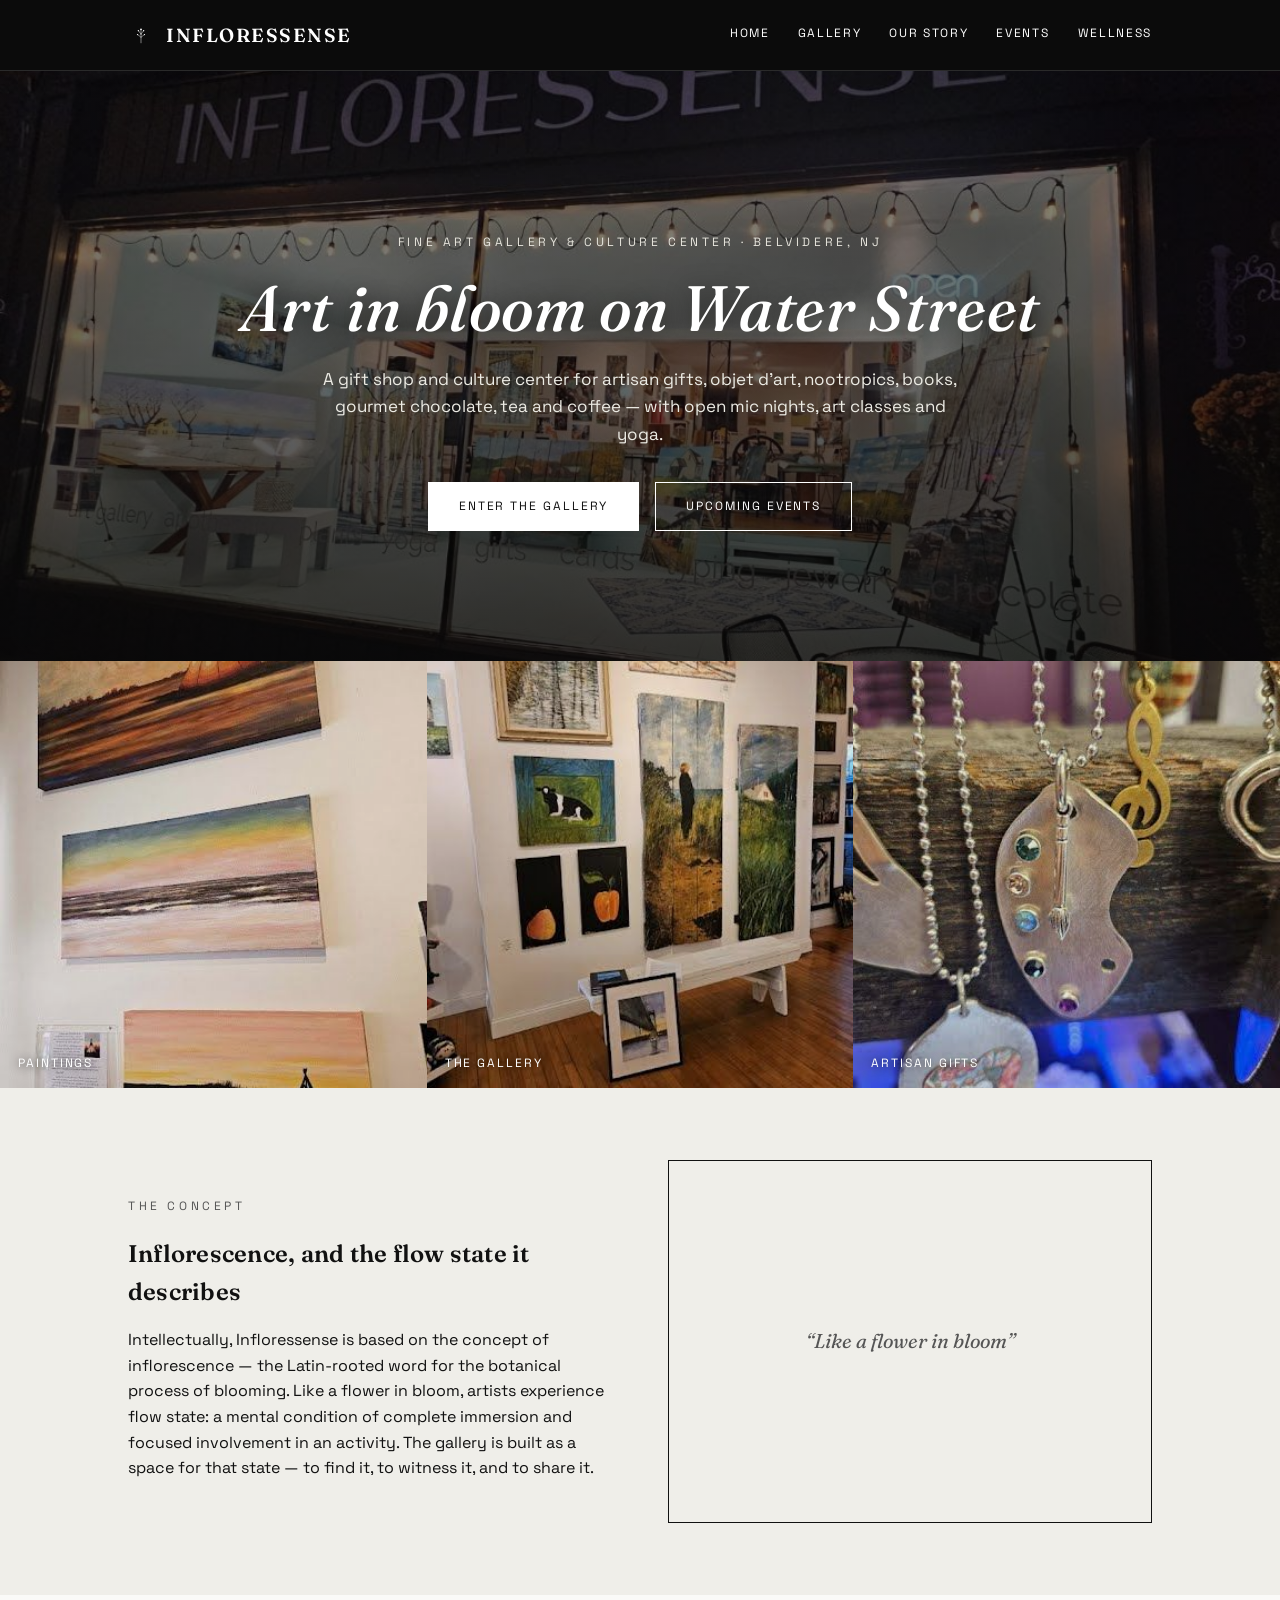
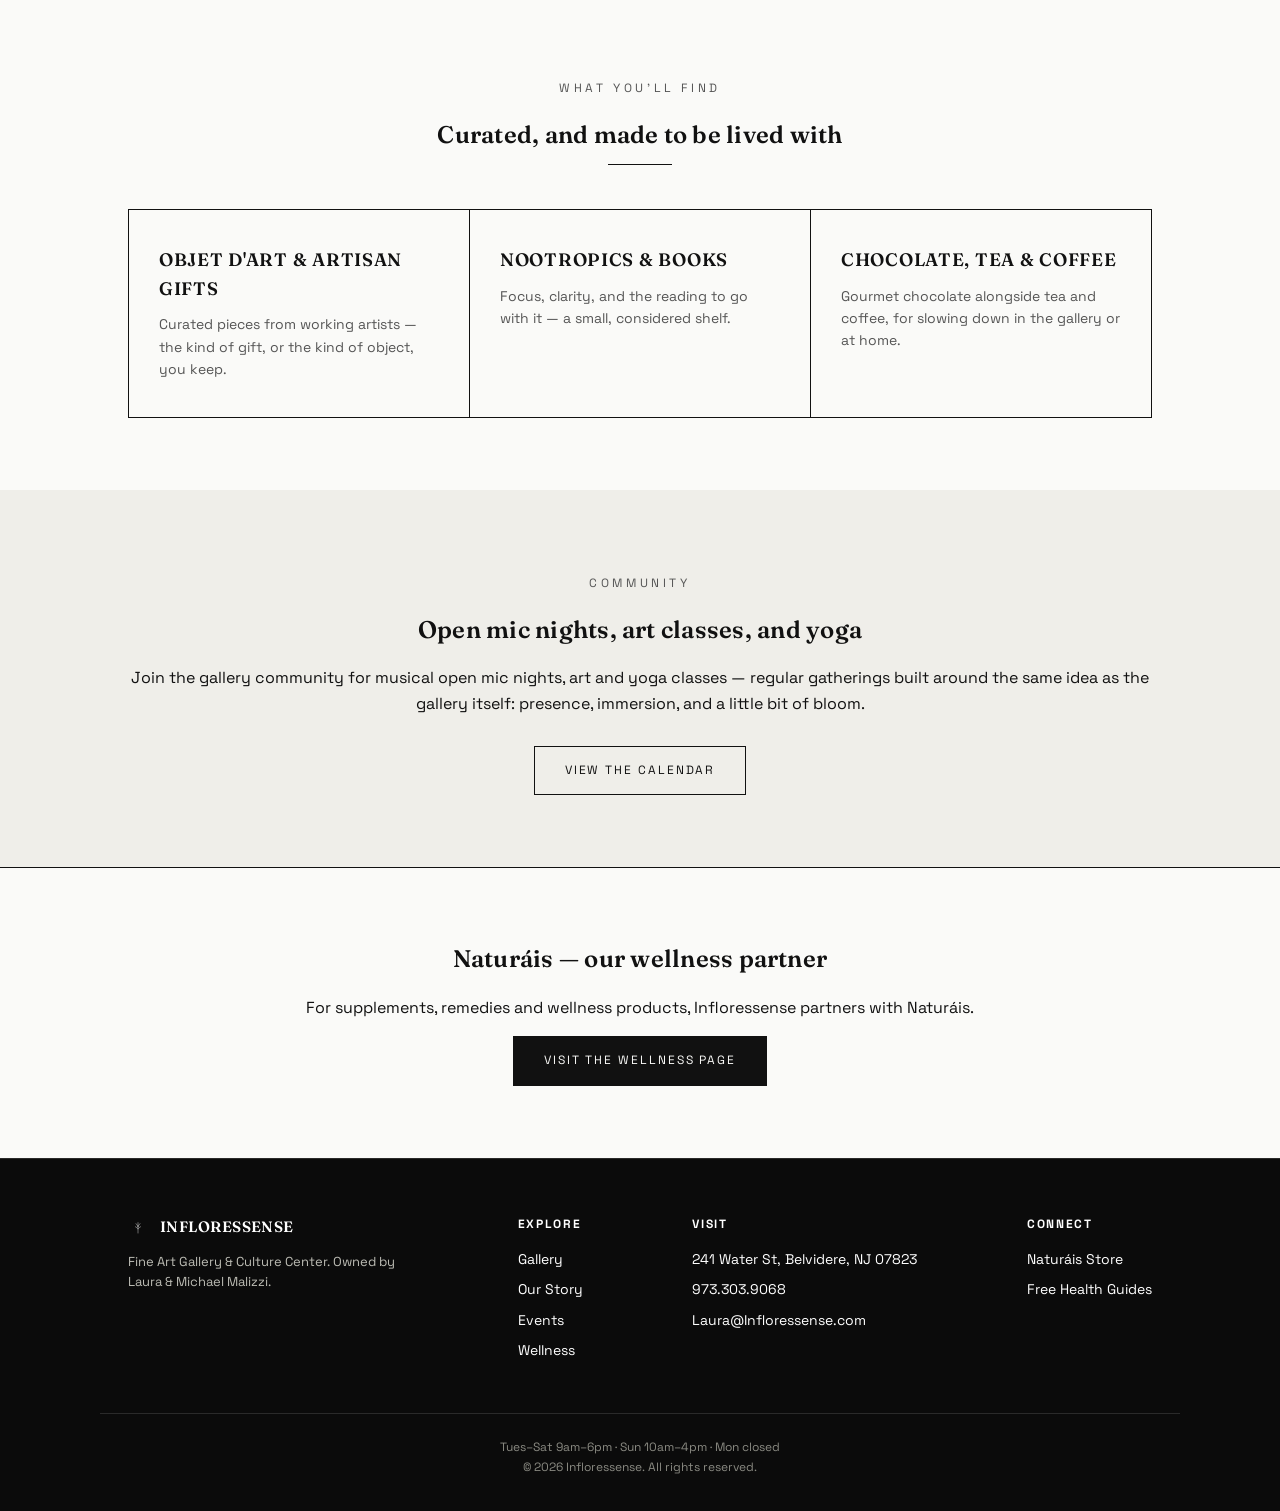
<file: index.html>
<!DOCTYPE html>
<html lang="en">
<head>
<meta charset="UTF-8">
<meta name="viewport" content="width=device-width, initial-scale=1.0">
<title>Infloressense — Fine Art Gallery &amp; Culture Center</title>
<meta name="description" content="Infloressense Fine Art Gallery is a gift shop and culture center in the spirit of inflorescence and flow — curated artisan gifts, objet d'art, nootropics, books, gourmet chocolate, tea and coffee, plus open mic nights, art and yoga classes.">
<link rel="preconnect" href="https://fonts.googleapis.com">
<link href="https://fonts.googleapis.com/css2?family=Fraunces:ital,opsz,wght@0,9..144,500;0,9..144,600;1,9..144,500&family=Space+Grotesk:wght@400;500&display=swap" rel="stylesheet">
<link rel="stylesheet" href="css/style.css">
<link rel="canonical" href="https://artinflo.com/">
<script type="application/ld+json">{"@context":"https://schema.org","@type":"ArtGallery","name":"Infloressense Fine Art Gallery & Culture Center","url":"https://artinflo.com/","telephone":"+1-973-303-9068","email":"Laura@Infloressense.com","address":{"@type":"PostalAddress","streetAddress":"241 Water St","addressLocality":"Belvidere","addressRegion":"NJ","postalCode":"07823","addressCountry":"US"},"openingHoursSpecification":[{"@type":"OpeningHoursSpecification","dayOfWeek":["Tuesday","Wednesday","Thursday","Friday","Saturday"],"opens":"09:00","closes":"18:00"},{"@type":"OpeningHoursSpecification","dayOfWeek":"Sunday","opens":"10:00","closes":"16:00"}],"founder":[{"@type":"Person","name":"Laura Malizzi"},{"@type":"Person","name":"Michael Malizzi"}]}</script>
</head>
<body>

<header class="site-header">
  <div class="container header-inner">
    <a href="index.html" class="logo-mark">
      <svg width="26" height="26" viewBox="0 0 120 120" fill="none" stroke="#111111" stroke-width="2.2" stroke-linecap="round">
        <path d="M60 96 V56" />
        <path d="M60 70 L44 58" />
        <path d="M60 70 L76 58" />
        <path d="M60 56 L48 40" />
        <path d="M60 56 L72 40" />
        <path d="M60 56 L60 34" />
        <circle cx="44" cy="58" r="3" fill="#111111" stroke="none" />
        <circle cx="76" cy="58" r="3" fill="#111111" stroke="none" />
        <circle cx="48" cy="40" r="3" fill="#111111" stroke="none" />
        <circle cx="72" cy="40" r="3" fill="#111111" stroke="none" />
        <circle cx="60" cy="34" r="4" fill="#111111" stroke="none" />
      </svg>
      <span class="logo-word">Infloressense</span>
    </a>
    <nav class="main-nav">
      <a href="index.html">Home</a>
      <a href="gallery.html">Gallery</a>
      <a href="story.html">Our Story</a>
      <a href="events.html">Events</a>
      <a href="wellness.html">Wellness</a>
    </nav>
    <button class="nav-toggle" aria-label="Toggle menu">&#9776;</button>
  </div>
</header>

<section class="hero hero-night">
  <div class="container">
    <p class="eyebrow">Fine Art Gallery &amp; Culture Center &middot; Belvidere, NJ</p>
    <h1>Art in bloom on Water Street</h1>
    <p class="lead">A gift shop and culture center for artisan gifts, objet d'art, nootropics, books, gourmet chocolate, tea and coffee &mdash; with open mic nights, art classes and yoga.</p>
    <div class="btn-row">
      <a href="gallery.html" class="btn btn-solid">Enter the Gallery</a>
      <a href="events.html" class="btn">Upcoming Events</a>
    </div>
  </div>
</section>

<section class="preview-strip" aria-label="Gallery preview">
  <a href="gallery.html"><img src="images/paintings-teepee.jpg" alt="Sunset and shoreline paintings on the gallery wall" loading="lazy"><span>Paintings</span></a>
  <a href="gallery.html"><img src="images/gallery-wall.jpg" alt="Gallery wall of framed local scenes" loading="lazy"><span>The Gallery</span></a>
  <a href="gallery.html"><img src="images/palette-pendant.jpg" alt="Handmade palette pendant necklaces" loading="lazy"><span>Artisan Gifts</span></a>
</section>

<section class="section section-tan">
  <div class="container concept-grid">
    <div>
      <p class="eyebrow">The Concept</p>
      <h2>Inflorescence, and the flow state it describes</h2>
      <p>Intellectually, Infloressense is based on the concept of inflorescence — the Latin-rooted word for the botanical process of blooming. Like a flower in bloom, artists experience flow state: a mental condition of complete immersion and focused involvement in an activity. The gallery is built as a space for that state — to find it, to witness it, and to share it.</p>
    </div>
    <div class="corner-frame">
      <span>&ldquo;Like a flower in bloom&rdquo;</span>
    </div>
  </div>
</section>

<section class="section">
  <div class="container">
    <div class="section-head">
      <p class="eyebrow">What You'll Find</p>
      <h2>Curated, and made to be lived with</h2>
      <div class="rule"></div>
    </div>
    <div class="card-row">
      <div class="card">
        <h3>Objet d'Art &amp; Artisan Gifts</h3>
        <p>Curated pieces from working artists — the kind of gift, or the kind of object, you keep.</p>
      </div>
      <div class="card">
        <h3>Nootropics &amp; Books</h3>
        <p>Focus, clarity, and the reading to go with it — a small, considered shelf.</p>
      </div>
      <div class="card">
        <h3>Chocolate, Tea &amp; Coffee</h3>
        <p>Gourmet chocolate alongside tea and coffee, for slowing down in the gallery or at home.</p>
      </div>
    </div>
  </div>
</section>

<section class="section section-tan">
  <div class="container" style="text-align:center;">
    <p class="eyebrow">Community</p>
    <h2>Open mic nights, art classes, and yoga</h2>
    <p class="lead" style="margin-bottom:10px;">Join the gallery community for musical open mic nights, art and yoga classes — regular gatherings built around the same idea as the gallery itself: presence, immersion, and a little bit of bloom.</p>
    <a href="events.html" class="btn" style="margin-top:20px;">View the Calendar</a>
  </div>
</section>

<section class="cta-banner section" style="text-align:center;border-top:1px solid #111111;">
  <div class="container">
    <h2>Naturáis — our wellness partner</h2>
    <p class="lead">For supplements, remedies and wellness products, Infloressense partners with Naturáis.</p>
    <a href="wellness.html" class="btn btn-solid">Visit the Wellness Page</a>
  </div>
</section>

<footer class="site-footer">
  <div class="container footer-inner">
    <div class="footer-brand">
      <a href="index.html" class="logo-mark" style="margin-bottom:10px;">
        <svg width="20" height="20" viewBox="0 0 120 120" fill="none" stroke="#111111" stroke-width="2.4" stroke-linecap="round">
          <path d="M60 96 V56" /><path d="M60 70 L44 58" /><path d="M60 70 L76 58" />
          <path d="M60 56 L48 40" /><path d="M60 56 L72 40" /><path d="M60 56 L60 34" />
        </svg>
        <span class="logo-word" style="font-size:15px;">Infloressense</span>
      </a>
      <p>Fine Art Gallery &amp; Culture Center. Owned by Laura &amp; Michael Malizzi.</p>
    </div>
    <div class="footer-links">
      <h4>Explore</h4>
      <a href="gallery.html">Gallery</a>
      <a href="story.html">Our Story</a>
      <a href="events.html">Events</a>
      <a href="wellness.html">Wellness</a>
    </div>
    <div class="footer-links">
      <h4>Visit</h4>
      <a href="https://maps.google.com/?q=241+Water+St+Belvidere+NJ+07823" target="_blank" rel="noopener">241 Water St, Belvidere, NJ 07823</a>
      <a href="tel:9733039068">973.303.9068</a>
      <a href="mailto:Laura@Infloressense.com">Laura@Infloressense.com</a>
    </div>
    <div class="footer-links">
      <h4>Connect</h4>
      <a href="https://naturais-5712.myshopify.com/discount/LAURAMALIZZIWAR?ref=Infloressense&utm_source=artinflo&utm_medium=referral&utm_campaign=gallery-partner&utm_content=footer-link">Naturáis Store</a>
      <a href="https://www.onlynaturesfinest.com/?utm_source=artinflo&amp;utm_medium=referral&amp;utm_campaign=gallery-partner&amp;utm_content=footer-link" target="_blank" rel="noopener">Free Health Guides</a>
    </div>
  </div>
  <div class="container footer-bottom">
    Tues&ndash;Sat 9am&ndash;6pm &middot; Sun 10am&ndash;4pm &middot; Mon closed<br>
    &copy; 2026 Infloressense. All rights reserved.
  </div>
</footer>

</body>
</html>
</file>
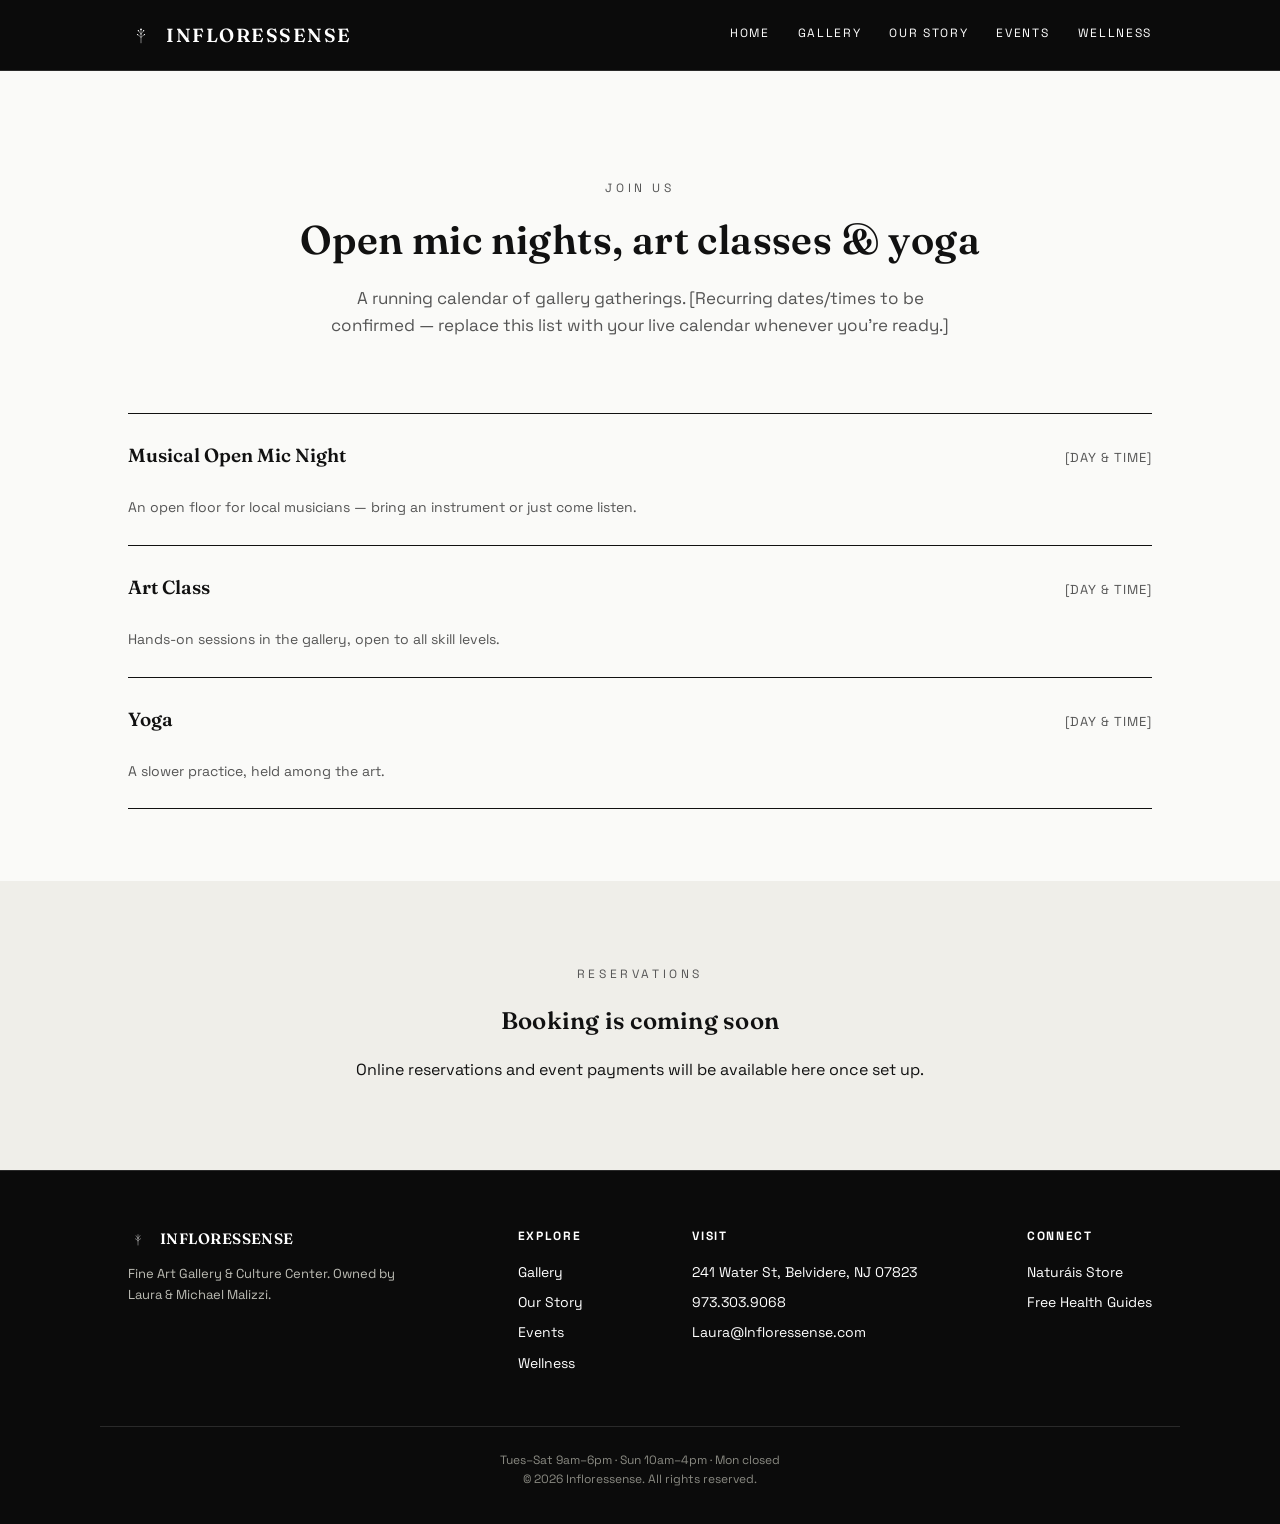
<file: events.html>
<!DOCTYPE html>
<html lang="en">
<head>
<meta charset="UTF-8">
<meta name="viewport" content="width=device-width, initial-scale=1.0">
<title>Events — Infloressense</title>
<meta name="description" content="Open mic nights, art classes, and yoga at Infloressense Fine Art Gallery & Culture Center.">
<link rel="preconnect" href="https://fonts.googleapis.com">
<link href="https://fonts.googleapis.com/css2?family=Fraunces:opsz,wght@9..144,500;9..144,600&family=Space+Grotesk:wght@400;500&display=swap" rel="stylesheet">
<link rel="stylesheet" href="css/style.css">
<link rel="canonical" href="https://artinflo.com/events.html">
</head>
<body>

<header class="site-header">
  <div class="container header-inner">
    <a href="index.html" class="logo-mark">
      <svg width="26" height="26" viewBox="0 0 120 120" fill="none" stroke="#111111" stroke-width="2.2" stroke-linecap="round">
        <path d="M60 96 V56" /><path d="M60 70 L44 58" /><path d="M60 70 L76 58" />
        <path d="M60 56 L48 40" /><path d="M60 56 L72 40" /><path d="M60 56 L60 34" />
        <circle cx="44" cy="58" r="3" fill="#111111" stroke="none" /><circle cx="76" cy="58" r="3" fill="#111111" stroke="none" />
        <circle cx="48" cy="40" r="3" fill="#111111" stroke="none" /><circle cx="72" cy="40" r="3" fill="#111111" stroke="none" />
        <circle cx="60" cy="34" r="4" fill="#111111" stroke="none" />
      </svg>
      <span class="logo-word">Infloressense</span>
    </a>
    <nav class="main-nav">
      <a href="index.html">Home</a>
      <a href="gallery.html">Gallery</a>
      <a href="story.html">Our Story</a>
      <a href="events.html">Events</a>
      <a href="wellness.html">Wellness</a>
    </nav>
    <button class="nav-toggle" aria-label="Toggle menu">&#9776;</button>
  </div>
</header>

<section class="hero" style="padding-bottom:40px;">
  <div class="container">
    <p class="eyebrow">Join Us</p>
    <h1 style="font-size:40px;">Open mic nights, art classes &amp; yoga</h1>
    <p class="lead">A running calendar of gallery gatherings. [Recurring dates/times to be confirmed — replace this list with your live calendar whenever you're ready.]</p>
  </div>
</section>

<section class="section" style="padding-top:0;">
  <div class="container">
    <div class="event-list">
      <div class="event-row">
        <span class="event-name">Musical Open Mic Night</span>
        <span class="event-when">[Day &amp; Time]</span>
        <p>An open floor for local musicians — bring an instrument or just come listen.</p>
      </div>
      <div class="event-row">
        <span class="event-name">Art Class</span>
        <span class="event-when">[Day &amp; Time]</span>
        <p>Hands-on sessions in the gallery, open to all skill levels.</p>
      </div>
      <div class="event-row">
        <span class="event-name">Yoga</span>
        <span class="event-when">[Day &amp; Time]</span>
        <p>A slower practice, held among the art.</p>
      </div>
    </div>
  </div>
</section>

<section class="section section-tan" style="text-align:center;">
  <div class="container">
    <p class="eyebrow">Reservations</p>
    <h2>Booking is coming soon</h2>
    <p class="lead">Online reservations and event payments will be available here once set up.</p>
  </div>
</section>

<footer class="site-footer">
  <div class="container footer-inner">
    <div class="footer-brand">
      <a href="index.html" class="logo-mark" style="margin-bottom:10px;">
        <svg width="20" height="20" viewBox="0 0 120 120" fill="none" stroke="#111111" stroke-width="2.4" stroke-linecap="round">
          <path d="M60 96 V56" /><path d="M60 70 L44 58" /><path d="M60 70 L76 58" />
          <path d="M60 56 L48 40" /><path d="M60 56 L72 40" /><path d="M60 56 L60 34" />
        </svg>
        <span class="logo-word" style="font-size:15px;">Infloressense</span>
      </a>
      <p>Fine Art Gallery &amp; Culture Center. Owned by Laura &amp; Michael Malizzi.</p>
    </div>
    <div class="footer-links">
      <h4>Explore</h4>
      <a href="gallery.html">Gallery</a>
      <a href="story.html">Our Story</a>
      <a href="events.html">Events</a>
      <a href="wellness.html">Wellness</a>
    </div>
    <div class="footer-links">
      <h4>Visit</h4>
      <a href="https://maps.google.com/?q=241+Water+St+Belvidere+NJ+07823" target="_blank" rel="noopener">241 Water St, Belvidere, NJ 07823</a>
      <a href="tel:9733039068">973.303.9068</a>
      <a href="mailto:Laura@Infloressense.com">Laura@Infloressense.com</a>
    </div>
    <div class="footer-links">
      <h4>Connect</h4>
      <a href="https://naturais-5712.myshopify.com/discount/LAURAMALIZZIWAR?ref=Infloressense&utm_source=artinflo&utm_medium=referral&utm_campaign=gallery-partner&utm_content=footer-link">Naturáis Store</a>
      <a href="https://www.onlynaturesfinest.com/?utm_source=artinflo&amp;utm_medium=referral&amp;utm_campaign=gallery-partner&amp;utm_content=footer-link" target="_blank" rel="noopener">Free Health Guides</a>
    </div>
  </div>
  <div class="container footer-bottom">
    Tues&ndash;Sat 9am&ndash;6pm &middot; Sun 10am&ndash;4pm &middot; Mon closed<br>
    &copy; 2026 Infloressense. All rights reserved.
  </div>
</footer>

</body>
</html>
</file>
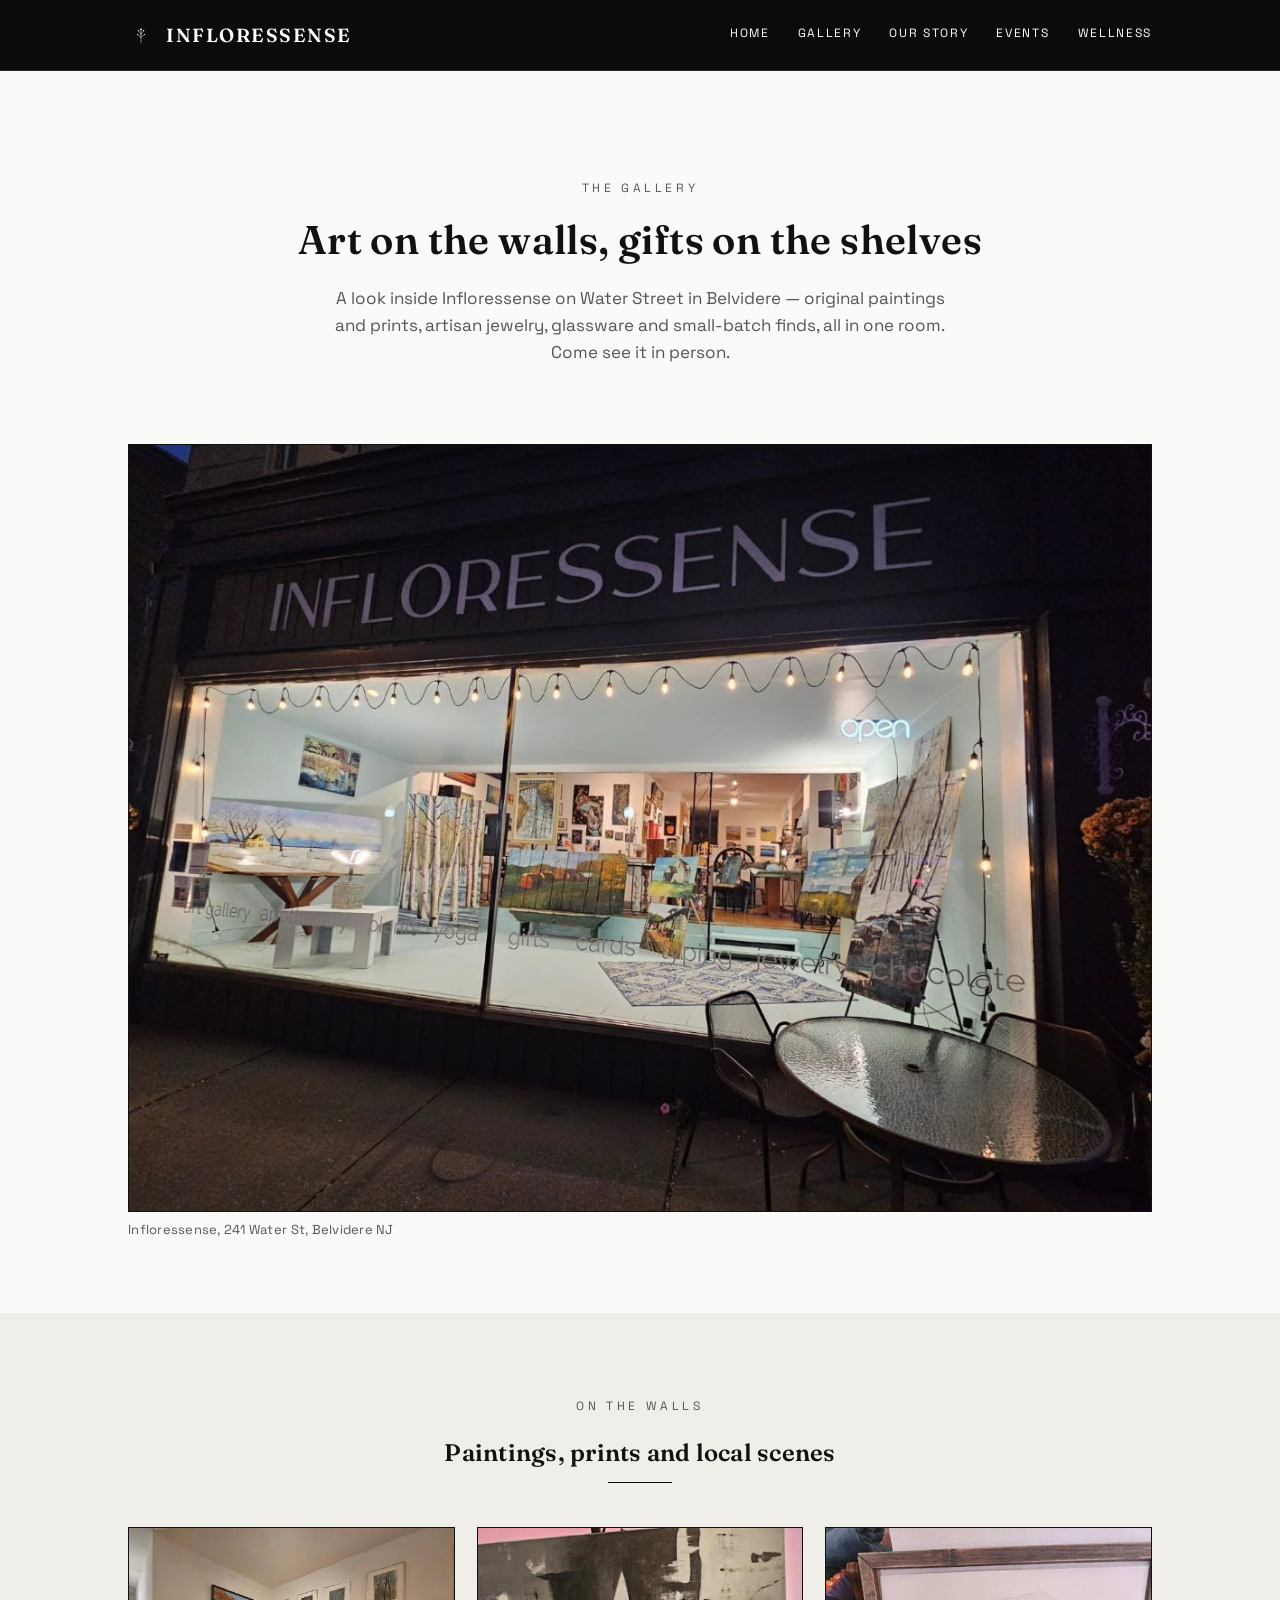
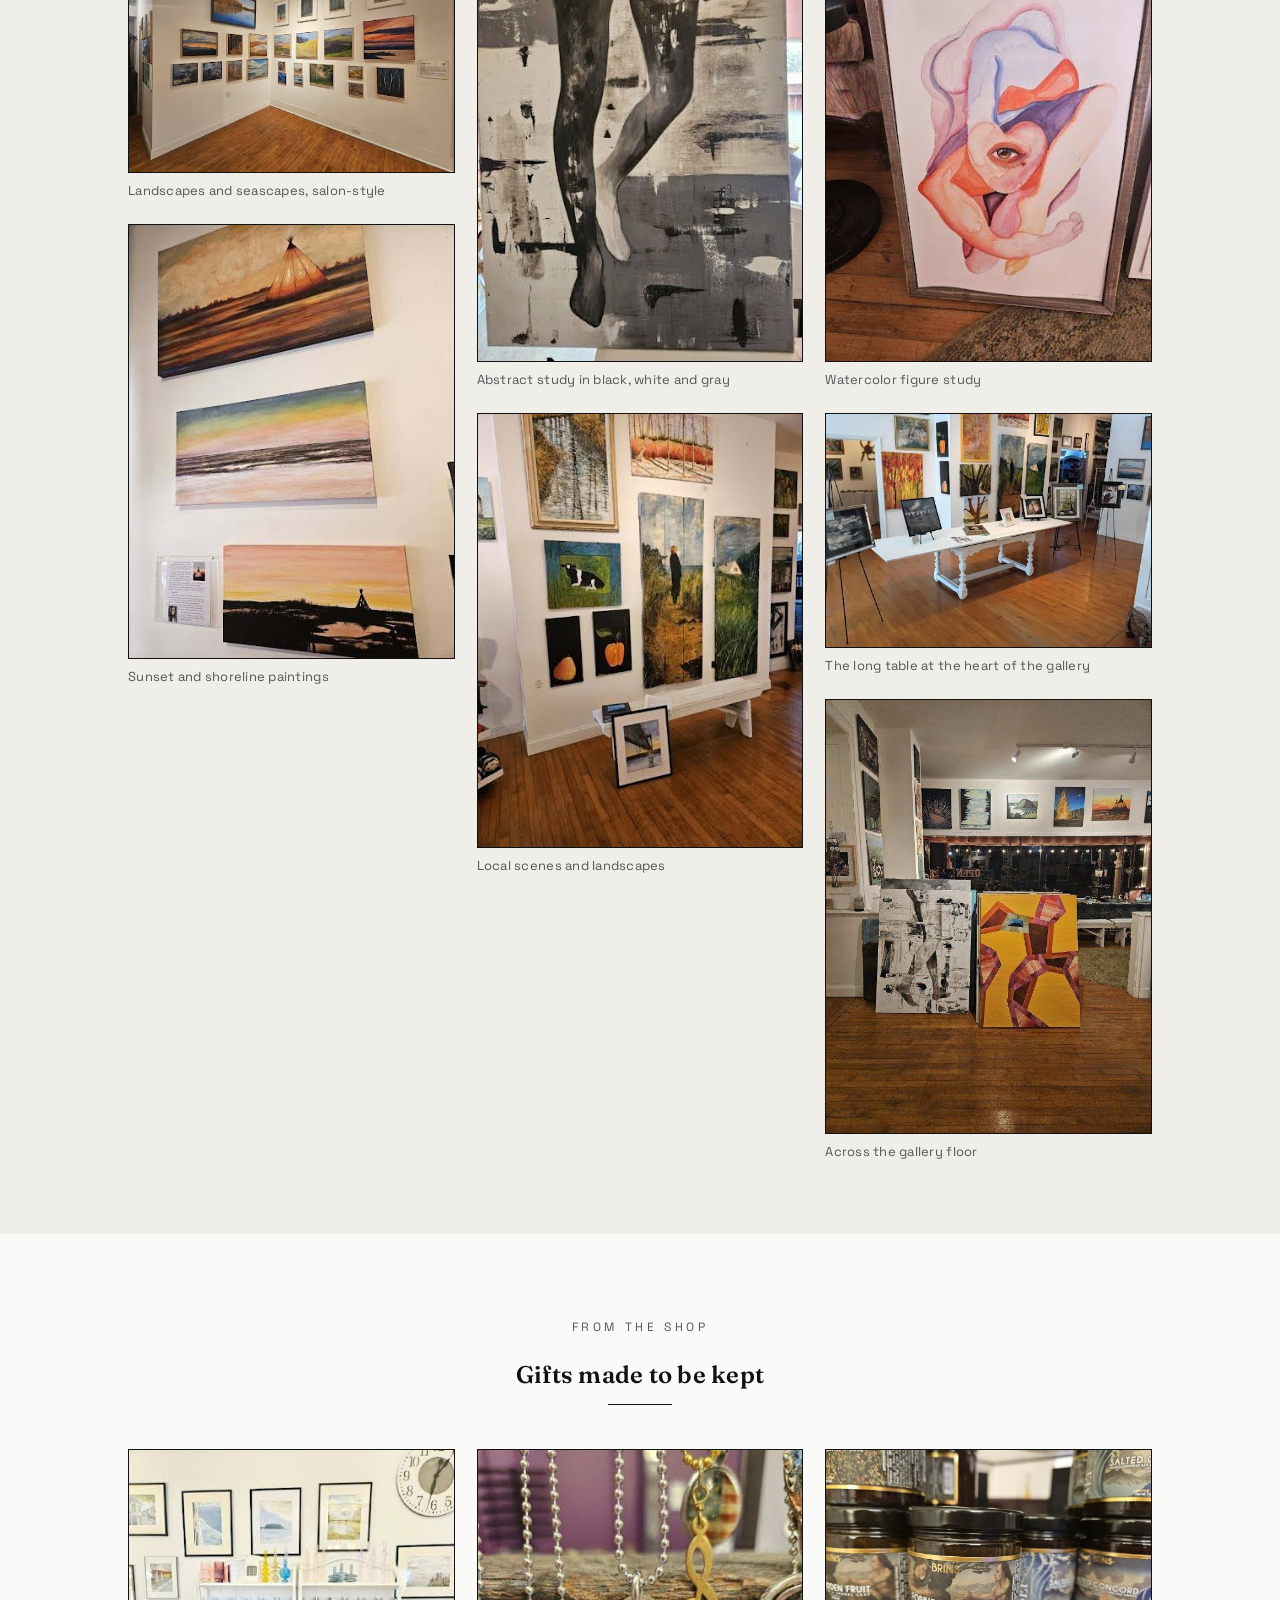
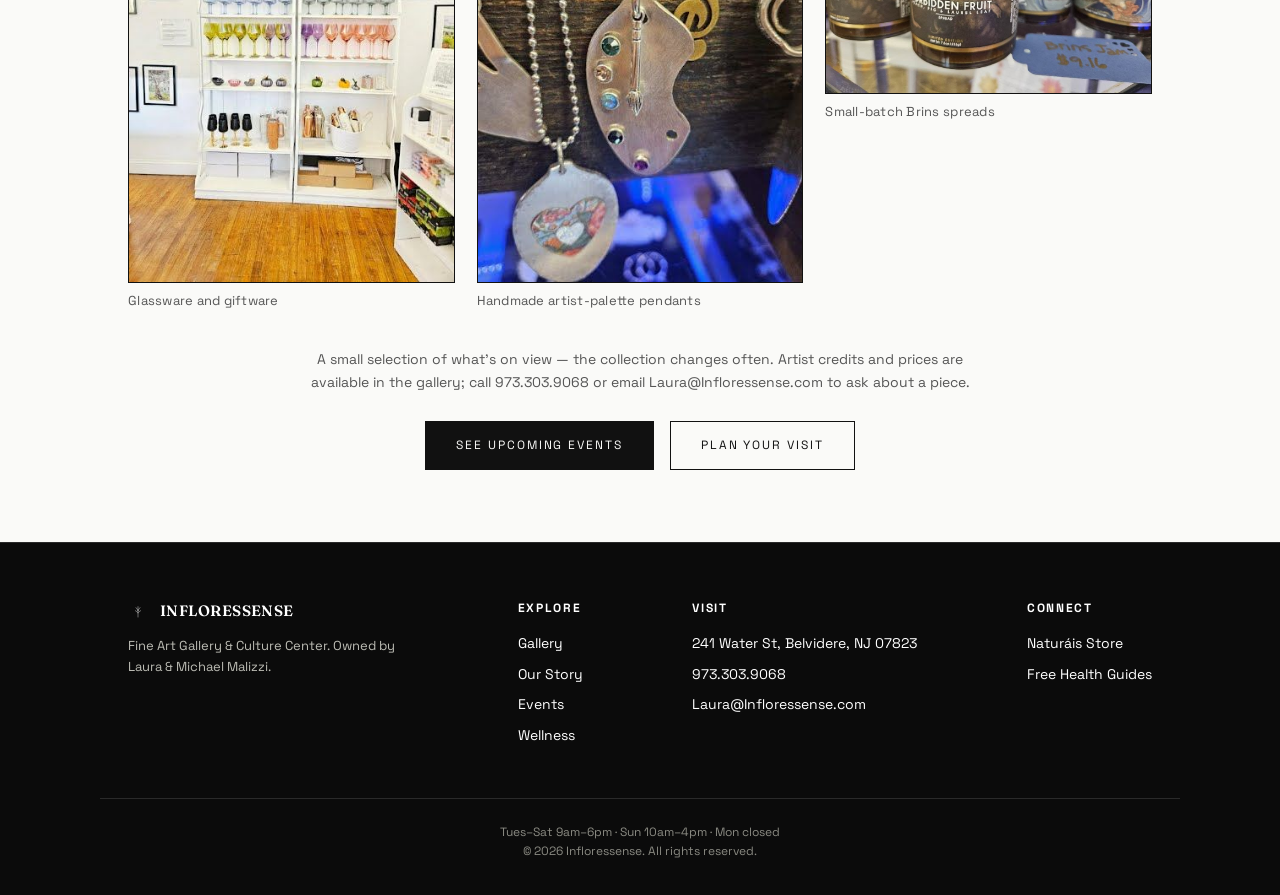
<file: gallery.html>
<!DOCTYPE html>
<html lang="en">
<head>
<meta charset="UTF-8">
<meta name="viewport" content="width=device-width, initial-scale=1.0">
<title>Gallery — Infloressense</title>
<meta name="description" content="Inside Infloressense Fine Art Gallery & Culture Center in Belvidere, NJ — paintings, artisan gifts, jewelry and small-batch finds.">
<link rel="preconnect" href="https://fonts.googleapis.com">
<link href="https://fonts.googleapis.com/css2?family=Fraunces:opsz,wght@9..144,500;9..144,600&family=Space+Grotesk:wght@400;500&display=swap" rel="stylesheet">
<link rel="stylesheet" href="css/style.css">
<style>
.gallery-feature{margin:0 auto;max-width:1080px;padding:0 28px;}
.gallery-feature img{width:100%;display:block;border:1px solid var(--ink);}
.masonry{columns:3 260px;column-gap:22px;}
.masonry figure{break-inside:avoid;margin:0 0 22px;}
.masonry img,.gallery-feature img{cursor:zoom-in;}
.masonry img{width:100%;display:block;border:1px solid var(--ink);background:var(--tan);}
figcaption{font-size:13px;color:var(--muted);margin-top:8px;letter-spacing:.02em;}
.gallery-note{max-width:680px;margin:36px auto 0;text-align:center;color:var(--muted);font-size:14px;}
.lightbox{position:fixed;inset:0;background:rgba(17,17,17,.92);display:none;align-items:center;justify-content:center;z-index:50;padding:24px;cursor:zoom-out;}
.lightbox.open{display:flex;}
.lightbox img{max-width:100%;max-height:100%;border:1px solid #fff;}
</style>
<link rel="canonical" href="https://artinflo.com/gallery.html">
</head>
<body>

<header class="site-header">
  <div class="container header-inner">
    <a href="index.html" class="logo-mark">
      <svg width="26" height="26" viewBox="0 0 120 120" fill="none" stroke="#111111" stroke-width="2.2" stroke-linecap="round">
        <path d="M60 96 V56" /><path d="M60 70 L44 58" /><path d="M60 70 L76 58" />
        <path d="M60 56 L48 40" /><path d="M60 56 L72 40" /><path d="M60 56 L60 34" />
        <circle cx="44" cy="58" r="3" fill="#111111" stroke="none" /><circle cx="76" cy="58" r="3" fill="#111111" stroke="none" />
        <circle cx="48" cy="40" r="3" fill="#111111" stroke="none" /><circle cx="72" cy="40" r="3" fill="#111111" stroke="none" />
        <circle cx="60" cy="34" r="4" fill="#111111" stroke="none" />
      </svg>
      <span class="logo-word">Infloressense</span>
    </a>
    <nav class="main-nav">
      <a href="index.html">Home</a>
      <a href="gallery.html">Gallery</a>
      <a href="story.html">Our Story</a>
      <a href="events.html">Events</a>
      <a href="wellness.html">Wellness</a>
    </nav>
    <button class="nav-toggle" aria-label="Toggle menu">&#9776;</button>
  </div>
</header>

<section class="hero" style="padding-bottom:44px;">
  <div class="container">
    <p class="eyebrow">The Gallery</p>
    <h1 style="font-size:40px;">Art on the walls, gifts on the shelves</h1>
    <p class="lead">A look inside Infloressense on Water Street in Belvidere — original paintings and prints, artisan jewelry, glassware and small-batch finds, all in one room. Come see it in person.</p>
  </div>
</section>

<section class="section" style="padding-top:0;">
  <div class="gallery-feature">
    <figure style="margin:0;"><img src="images/storefront-night.jpg" alt="Infloressense storefront at night on Water Street, with gallery lights glowing through the front window"><figcaption>Infloressense, 241 Water St, Belvidere NJ</figcaption></figure>
  </div>
</section>

<section class="section section-tan">
  <div class="container">
    <div class="section-head">
      <p class="eyebrow">On the Walls</p>
      <h2>Paintings, prints and local scenes</h2>
      <div class="rule"></div>
    </div>
    <div class="masonry">
      <figure><img src="images/gallery-corner.jpg" alt="Corner of the gallery with framed landscape paintings hung salon-style" loading="lazy"><figcaption>Landscapes and seascapes, salon-style</figcaption></figure>
      <figure><img src="images/paintings-teepee.jpg" alt="Three sunset and shoreline paintings stacked on a white wall, one with a teepee silhouette" loading="lazy"><figcaption>Sunset and shoreline paintings</figcaption></figure>
      <figure><img src="images/painting-legs.jpg" alt="Large abstract painting of legs in black, white and gray" loading="lazy"><figcaption>Abstract study in black, white and gray</figcaption></figure>
      <figure><img src="images/gallery-wall.jpg" alt="Gallery wall of framed paintings including a cow in a meadow and a field with a farmhouse" loading="lazy"><figcaption>Local scenes and landscapes</figcaption></figure>
      <figure><img src="images/watercolor-figure.jpg" alt="Framed watercolor of an abstract figure with a single eye, in orange, blue and violet" loading="lazy"><figcaption>Watercolor figure study</figcaption></figure>
      <figure><img src="images/gallery-table.jpg" alt="Long white table in the middle of the gallery surrounded by paintings on easels" loading="lazy"><figcaption>The long table at the heart of the gallery</figcaption></figure>
      <figure><img src="images/gallery-interior.jpg" alt="View across the gallery floor with paintings leaning against the wall and hanging in the back room" loading="lazy"><figcaption>Across the gallery floor</figcaption></figure>

    </div>
  </div>
</section>

<section class="section">
  <div class="container">
    <div class="section-head">
      <p class="eyebrow">From the Shop</p>
      <h2>Gifts made to be kept</h2>
      <div class="rule"></div>
    </div>
    <div class="masonry">
      <figure><img src="images/shelf-glassware.jpg" alt="White shelves with colorful glassware, mugs and giftware" loading="lazy"><figcaption>Glassware and giftware</figcaption></figure>
      <figure><img src="images/palette-pendant.jpg" alt="Handmade palette-shaped pendant necklaces hanging from a wooden beam" loading="lazy"><figcaption>Handmade artist-palette pendants</figcaption></figure>
      <figure><img src="images/brins-jam.jpg" alt="Jars of Brins small-batch spreads including Forbidden Fruit on a shop shelf" loading="lazy"><figcaption>Small-batch Brins spreads</figcaption></figure>

    </div>
    <p class="gallery-note">A small selection of what's on view — the collection changes often. Artist credits and prices are available in the gallery; call 973.303.9068 or email Laura@Infloressense.com to ask about a piece.</p>
    <div class="btn-row" style="margin-top:28px;">
      <a href="events.html" class="btn btn-solid">See Upcoming Events</a>
      <a href="https://maps.google.com/?q=241+Water+St+Belvidere+NJ+07823" target="_blank" rel="noopener" class="btn">Plan Your Visit</a>
    </div>
  </div>
</section>

<div class="lightbox" id="lightbox"><img alt=""></div>
<script>
(function(){var lb=document.getElementById('lightbox'),li=lb.querySelector('img');
document.addEventListener('click',function(e){var t=e.target;
 if(t.tagName==='IMG'&&t.closest('.masonry,.gallery-feature')){li.src=t.src;li.alt=t.alt;lb.classList.add('open');}
 else if(lb.contains(t)){lb.classList.remove('open');}});
document.addEventListener('keydown',function(e){if(e.key==='Escape')lb.classList.remove('open');});})();
</script>

<footer class="site-footer">
  <div class="container footer-inner">
    <div class="footer-brand">
      <a href="index.html" class="logo-mark" style="margin-bottom:10px;">
        <svg width="20" height="20" viewBox="0 0 120 120" fill="none" stroke="#111111" stroke-width="2.4" stroke-linecap="round">
          <path d="M60 96 V56" /><path d="M60 70 L44 58" /><path d="M60 70 L76 58" />
          <path d="M60 56 L48 40" /><path d="M60 56 L72 40" /><path d="M60 56 L60 34" />
        </svg>
        <span class="logo-word" style="font-size:15px;">Infloressense</span>
      </a>
      <p>Fine Art Gallery &amp; Culture Center. Owned by Laura &amp; Michael Malizzi.</p>
    </div>
    <div class="footer-links">
      <h4>Explore</h4>
      <a href="gallery.html">Gallery</a>
      <a href="story.html">Our Story</a>
      <a href="events.html">Events</a>
      <a href="wellness.html">Wellness</a>
    </div>
    <div class="footer-links">
      <h4>Visit</h4>
      <a href="https://maps.google.com/?q=241+Water+St+Belvidere+NJ+07823" target="_blank" rel="noopener">241 Water St, Belvidere, NJ 07823</a>
      <a href="tel:9733039068">973.303.9068</a>
      <a href="mailto:Laura@Infloressense.com">Laura@Infloressense.com</a>
    </div>
    <div class="footer-links">
      <h4>Connect</h4>
      <a href="https://naturais-5712.myshopify.com/discount/LAURAMALIZZIWAR?ref=Infloressense&utm_source=artinflo&utm_medium=referral&utm_campaign=gallery-partner&utm_content=footer-link">Naturáis Store</a>
      <a href="https://www.onlynaturesfinest.com/?utm_source=artinflo&amp;utm_medium=referral&amp;utm_campaign=gallery-partner&amp;utm_content=footer-link" target="_blank" rel="noopener">Free Health Guides</a>
    </div>
  </div>
  <div class="container footer-bottom">
    Tues&ndash;Sat 9am&ndash;6pm &middot; Sun 10am&ndash;4pm &middot; Mon closed<br>
    &copy; 2026 Infloressense. All rights reserved.
  </div>
</footer>

</body>
</html>
</file>
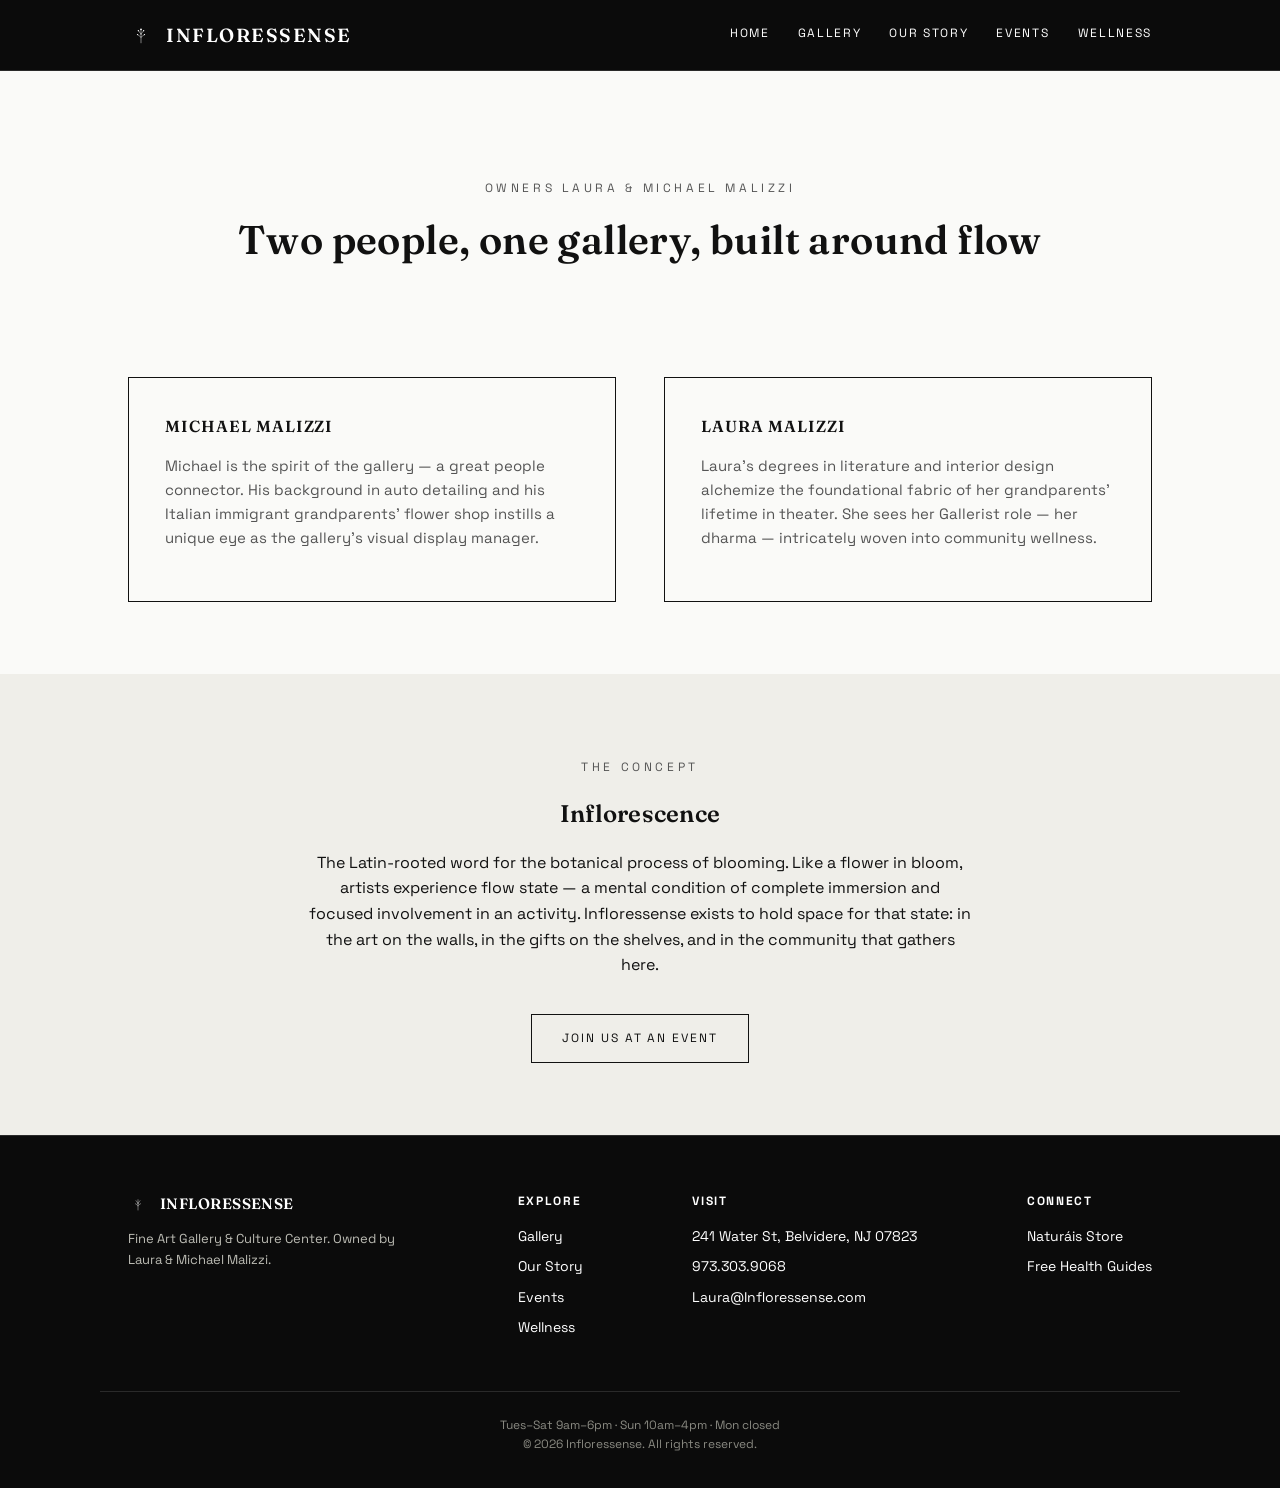
<file: story.html>
<!DOCTYPE html>
<html lang="en">
<head>
<meta charset="UTF-8">
<meta name="viewport" content="width=device-width, initial-scale=1.0">
<title>Our Story — Infloressense</title>
<meta name="description" content="Owners Laura and Michael Malizzi on the story behind Infloressense Fine Art Gallery & Culture Center.">
<link rel="preconnect" href="https://fonts.googleapis.com">
<link href="https://fonts.googleapis.com/css2?family=Fraunces:opsz,wght@9..144,500;9..144,600&family=Space+Grotesk:wght@400;500&display=swap" rel="stylesheet">
<link rel="stylesheet" href="css/style.css">
<link rel="canonical" href="https://artinflo.com/story.html">
</head>
<body>

<header class="site-header">
  <div class="container header-inner">
    <a href="index.html" class="logo-mark">
      <svg width="26" height="26" viewBox="0 0 120 120" fill="none" stroke="#111111" stroke-width="2.2" stroke-linecap="round">
        <path d="M60 96 V56" /><path d="M60 70 L44 58" /><path d="M60 70 L76 58" />
        <path d="M60 56 L48 40" /><path d="M60 56 L72 40" /><path d="M60 56 L60 34" />
        <circle cx="44" cy="58" r="3" fill="#111111" stroke="none" /><circle cx="76" cy="58" r="3" fill="#111111" stroke="none" />
        <circle cx="48" cy="40" r="3" fill="#111111" stroke="none" /><circle cx="72" cy="40" r="3" fill="#111111" stroke="none" />
        <circle cx="60" cy="34" r="4" fill="#111111" stroke="none" />
      </svg>
      <span class="logo-word">Infloressense</span>
    </a>
    <nav class="main-nav">
      <a href="index.html">Home</a>
      <a href="gallery.html">Gallery</a>
      <a href="story.html">Our Story</a>
      <a href="events.html">Events</a>
      <a href="wellness.html">Wellness</a>
    </nav>
    <button class="nav-toggle" aria-label="Toggle menu">&#9776;</button>
  </div>
</header>

<section class="hero" style="padding-bottom:0;">
  <div class="container">
    <p class="eyebrow">Owners Laura &amp; Michael Malizzi</p>
    <h1 style="font-size:40px;">Two people, one gallery, built around flow</h1>
  </div>
</section>

<section class="section">
  <div class="container owners">
    <div class="owner-card">
      <h3>Michael Malizzi</h3>
      <p>Michael is the spirit of the gallery — a great people connector. His background in auto detailing and his Italian immigrant grandparents' flower shop instills a unique eye as the gallery's visual display manager.</p>
    </div>
    <div class="owner-card">
      <h3>Laura Malizzi</h3>
      <p>Laura's degrees in literature and interior design alchemize the foundational fabric of her grandparents' lifetime in theater. She sees her Gallerist role — her dharma — intricately woven into community wellness.</p>
    </div>
  </div>
</section>

<section class="section section-tan">
  <div class="container" style="text-align:center;max-width:720px;">
    <p class="eyebrow">The Concept</p>
    <h2>Inflorescence</h2>
    <p>The Latin-rooted word for the botanical process of blooming. Like a flower in bloom, artists experience flow state — a mental condition of complete immersion and focused involvement in an activity. Infloressense exists to hold space for that state: in the art on the walls, in the gifts on the shelves, and in the community that gathers here.</p>
    <a href="events.html" class="btn" style="margin-top:20px;">Join Us at an Event</a>
  </div>
</section>

<footer class="site-footer">
  <div class="container footer-inner">
    <div class="footer-brand">
      <a href="index.html" class="logo-mark" style="margin-bottom:10px;">
        <svg width="20" height="20" viewBox="0 0 120 120" fill="none" stroke="#111111" stroke-width="2.4" stroke-linecap="round">
          <path d="M60 96 V56" /><path d="M60 70 L44 58" /><path d="M60 70 L76 58" />
          <path d="M60 56 L48 40" /><path d="M60 56 L72 40" /><path d="M60 56 L60 34" />
        </svg>
        <span class="logo-word" style="font-size:15px;">Infloressense</span>
      </a>
      <p>Fine Art Gallery &amp; Culture Center. Owned by Laura &amp; Michael Malizzi.</p>
    </div>
    <div class="footer-links">
      <h4>Explore</h4>
      <a href="gallery.html">Gallery</a>
      <a href="story.html">Our Story</a>
      <a href="events.html">Events</a>
      <a href="wellness.html">Wellness</a>
    </div>
    <div class="footer-links">
      <h4>Visit</h4>
      <a href="https://maps.google.com/?q=241+Water+St+Belvidere+NJ+07823" target="_blank" rel="noopener">241 Water St, Belvidere, NJ 07823</a>
      <a href="tel:9733039068">973.303.9068</a>
      <a href="mailto:Laura@Infloressense.com">Laura@Infloressense.com</a>
    </div>
    <div class="footer-links">
      <h4>Connect</h4>
      <a href="https://naturais-5712.myshopify.com/discount/LAURAMALIZZIWAR?ref=Infloressense&utm_source=artinflo&utm_medium=referral&utm_campaign=gallery-partner&utm_content=footer-link">Naturáis Store</a>
      <a href="https://www.onlynaturesfinest.com/?utm_source=artinflo&amp;utm_medium=referral&amp;utm_campaign=gallery-partner&amp;utm_content=footer-link" target="_blank" rel="noopener">Free Health Guides</a>
    </div>
  </div>
  <div class="container footer-bottom">
    Tues&ndash;Sat 9am&ndash;6pm &middot; Sun 10am&ndash;4pm &middot; Mon closed<br>
    &copy; 2026 Infloressense. All rights reserved.
  </div>
</footer>

</body>
</html>
</file>
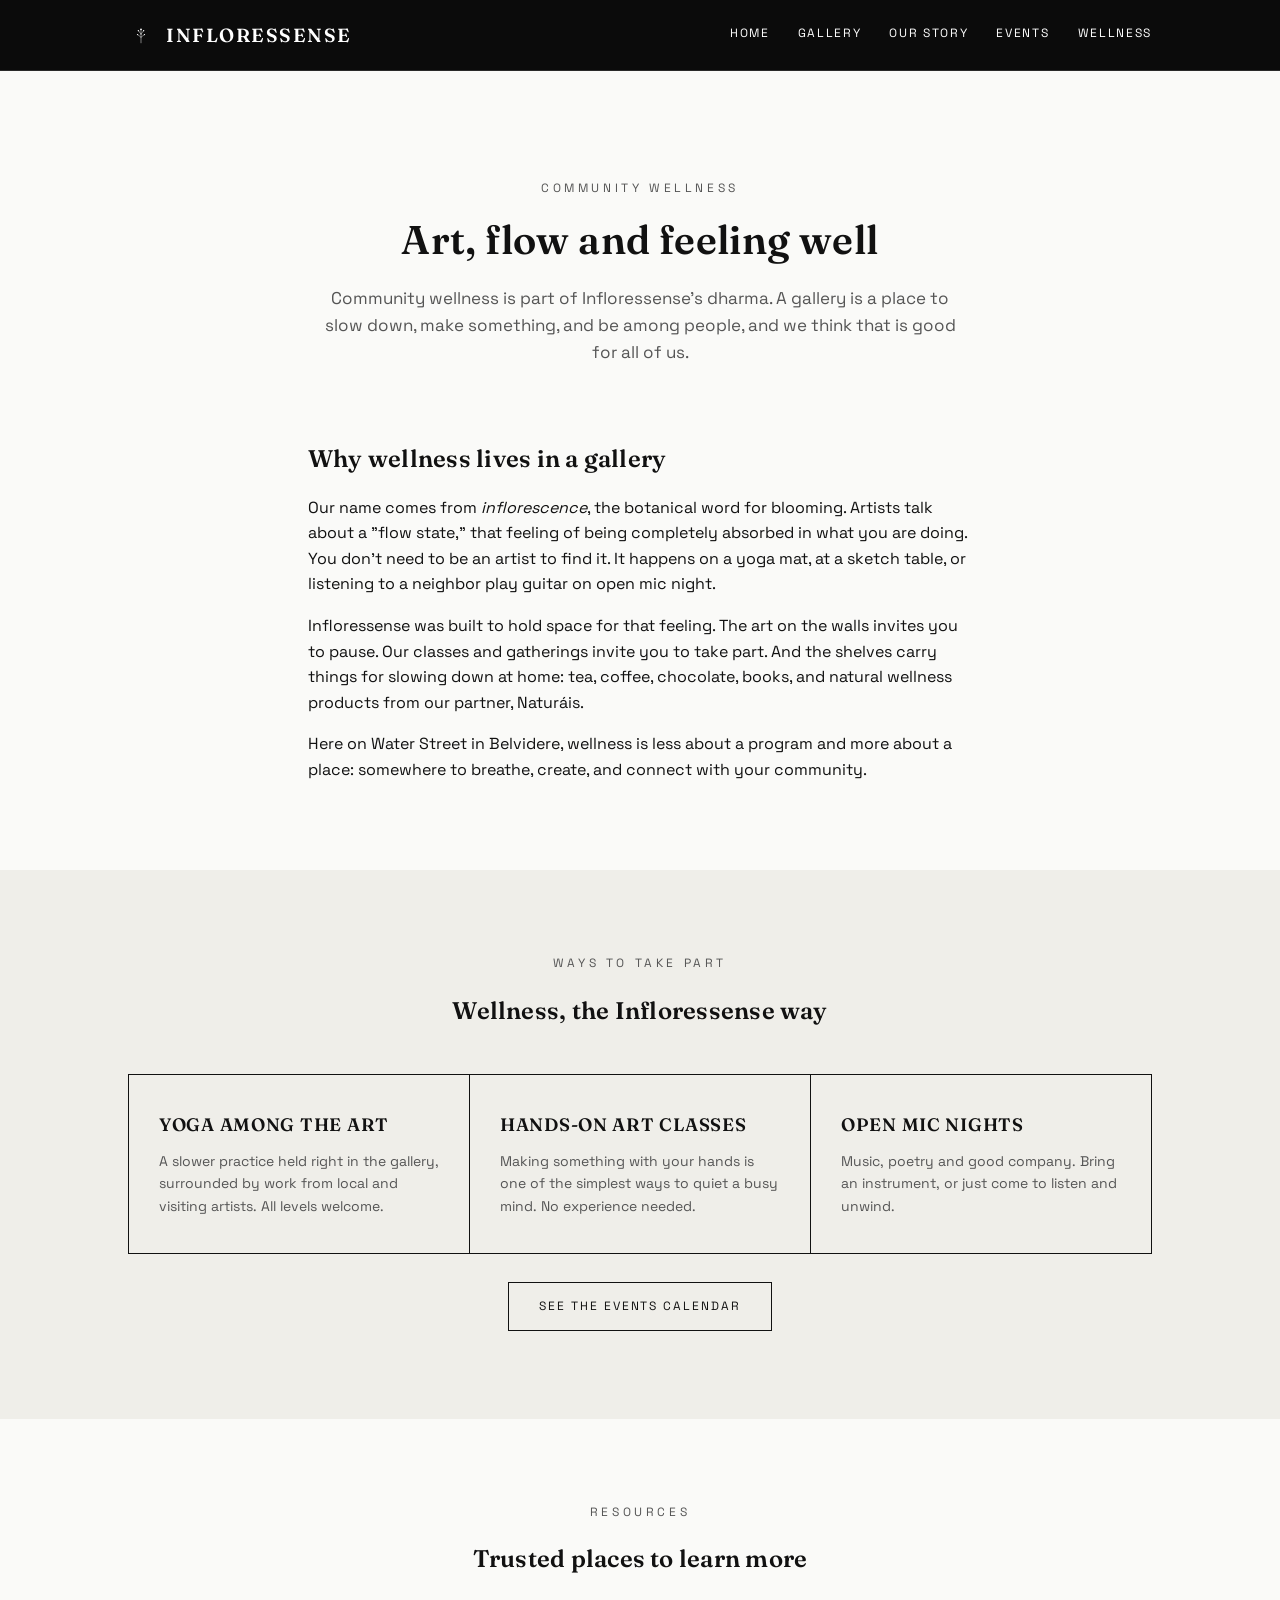
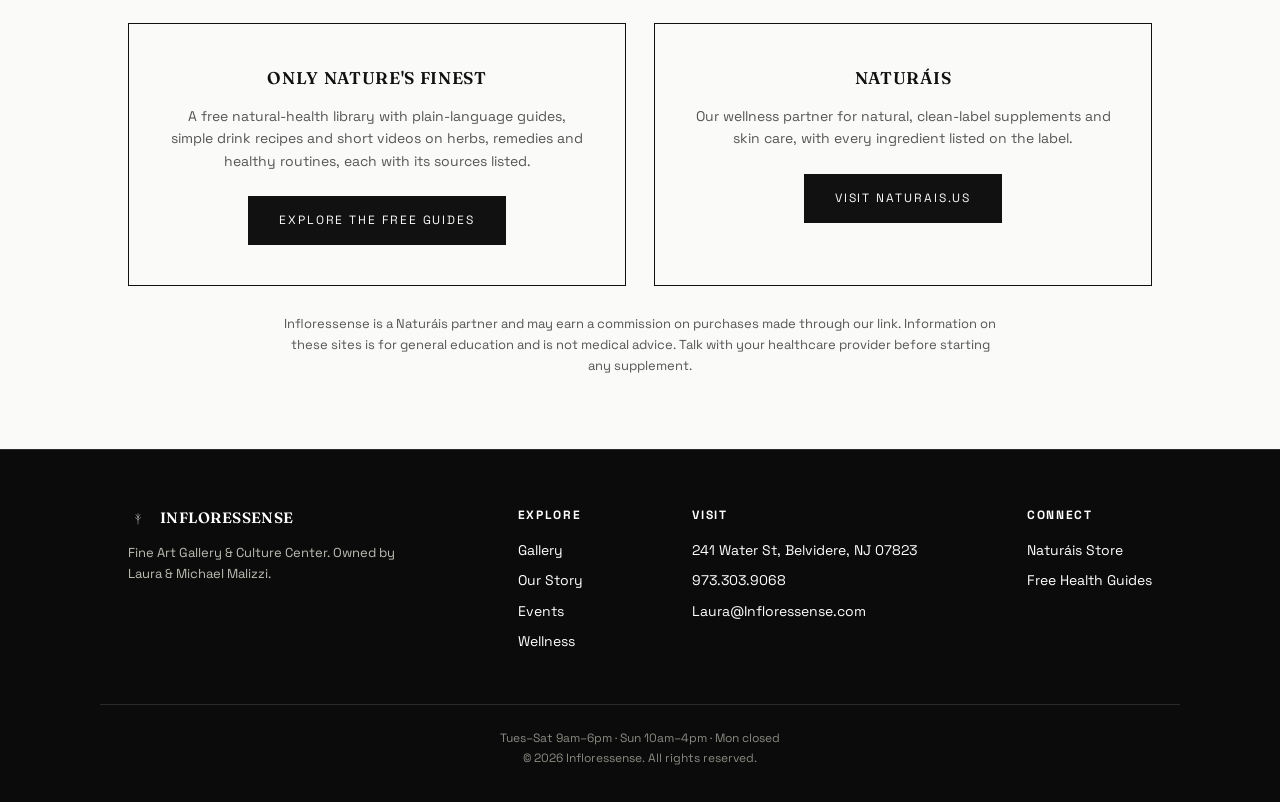
<file: wellness.html>
<!DOCTYPE html>
<html lang="en">
<head>
<meta charset="UTF-8">
<meta name="viewport" content="width=device-width, initial-scale=1.0">
<title>Wellness — Infloressense</title>
<meta name="description" content="Wellness at Infloressense in Belvidere, NJ: yoga among the art, hands-on art classes, open mic nights, and trusted resources from Only Nature's Finest and Naturáis.">
<link rel="preconnect" href="https://fonts.googleapis.com">
<link href="https://fonts.googleapis.com/css2?family=Fraunces:opsz,wght@9..144,500;9..144,600&family=Space+Grotesk:wght@400;500&display=swap" rel="stylesheet">
<link rel="stylesheet" href="css/style.css">
<link rel="canonical" href="https://artinflo.com/wellness.html">
</head>
<body>

<header class="site-header">
  <div class="container header-inner">
    <a href="index.html" class="logo-mark">
      <svg width="26" height="26" viewBox="0 0 120 120" fill="none" stroke="#111111" stroke-width="2.2" stroke-linecap="round">
        <path d="M60 96 V56" /><path d="M60 70 L44 58" /><path d="M60 70 L76 58" />
        <path d="M60 56 L48 40" /><path d="M60 56 L72 40" /><path d="M60 56 L60 34" />
        <circle cx="44" cy="58" r="3" fill="#111111" stroke="none" /><circle cx="76" cy="58" r="3" fill="#111111" stroke="none" />
        <circle cx="48" cy="40" r="3" fill="#111111" stroke="none" /><circle cx="72" cy="40" r="3" fill="#111111" stroke="none" />
        <circle cx="60" cy="34" r="4" fill="#111111" stroke="none" />
      </svg>
      <span class="logo-word">Infloressense</span>
    </a>
    <nav class="main-nav">
      <a href="index.html">Home</a>
      <a href="gallery.html">Gallery</a>
      <a href="story.html">Our Story</a>
      <a href="events.html">Events</a>
      <a href="wellness.html">Wellness</a>
    </nav>
    <button class="nav-toggle" aria-label="Toggle menu">&#9776;</button>
  </div>
</header>

<section class="hero" style="padding-bottom:40px;">
  <div class="container">
    <p class="eyebrow">Community Wellness</p>
    <h1 style="font-size:40px;">Art, flow and feeling well</h1>
    <p class="lead">Community wellness is part of Infloressense's dharma. A gallery is a place to slow down, make something, and be among people, and we think that is good for all of us.</p>
  </div>
</section>

<section class="section" style="padding-top:0;">
  <div class="container" style="max-width:720px;">
    <h2>Why wellness lives in a gallery</h2>
    <p>Our name comes from <em>inflorescence</em>, the botanical word for blooming. Artists talk about a "flow state," that feeling of being completely absorbed in what you are doing. You don't need to be an artist to find it. It happens on a yoga mat, at a sketch table, or listening to a neighbor play guitar on open mic night.</p>
    <p>Infloressense was built to hold space for that feeling. The art on the walls invites you to pause. Our classes and gatherings invite you to take part. And the shelves carry things for slowing down at home: tea, coffee, chocolate, books, and natural wellness products from our partner, Naturáis.</p>
    <p>Here on Water Street in Belvidere, wellness is less about a program and more about a place: somewhere to breathe, create, and connect with your community.</p>
  </div>
</section>

<section class="section section-tan">
  <div class="container">
    <div class="section-head">
      <p class="eyebrow">Ways to take part</p>
      <h2>Wellness, the Infloressense way</h2>
    </div>
    <div class="card-row">
      <div class="card">
        <h3>Yoga among the art</h3>
        <p>A slower practice held right in the gallery, surrounded by work from local and visiting artists. All levels welcome.</p>
      </div>
      <div class="card">
        <h3>Hands-on art classes</h3>
        <p>Making something with your hands is one of the simplest ways to quiet a busy mind. No experience needed.</p>
      </div>
      <div class="card">
        <h3>Open mic nights</h3>
        <p>Music, poetry and good company. Bring an instrument, or just come to listen and unwind.</p>
      </div>
    </div>
    <p style="text-align:center;margin-top:28px;"><a href="events.html" class="btn">See the Events Calendar</a></p>
  </div>
</section>

<section class="section">
  <div class="container">
    <div class="section-head">
      <p class="eyebrow">Resources</p>
      <h2>Trusted places to learn more</h2>
    </div>
    <div class="linkout-grid">
      <div class="linkout-card">
        <h3>Only Nature's Finest</h3>
        <p>A free natural-health library with plain-language guides, simple drink recipes and short videos on herbs, remedies and healthy routines, each with its sources listed.</p>
        <a href="https://www.onlynaturesfinest.com/?utm_source=artinflo&amp;utm_medium=referral&amp;utm_campaign=gallery-partner&amp;utm_content=wellness-resource" class="btn btn-solid" target="_blank" rel="noopener">Explore the Free Guides</a>
      </div>
      <div class="linkout-card">
        <h3>Naturáis</h3>
        <p>Our wellness partner for natural, clean-label supplements and skin care, with every ingredient listed on the label.</p>
        <a href="https://naturais-5712.myshopify.com/discount/LAURAMALIZZIWAR?ref=Infloressense&amp;utm_source=artinflo&amp;utm_medium=referral&amp;utm_campaign=gallery-partner&amp;utm_content=wellness-card" class="btn btn-solid">Visit naturais.us</a>
      </div>
    </div>
    <p style="max-width:720px;margin:28px auto 0;text-align:center;font-size:13px;color:var(--muted);">Infloressense is a Naturáis partner and may earn a commission on purchases made through our link. Information on these sites is for general education and is not medical advice. Talk with your healthcare provider before starting any supplement.</p>
  </div>
</section>

<footer class="site-footer">
  <div class="container footer-inner">
    <div class="footer-brand">
      <a href="index.html" class="logo-mark" style="margin-bottom:10px;">
        <svg width="20" height="20" viewBox="0 0 120 120" fill="none" stroke="#111111" stroke-width="2.4" stroke-linecap="round">
          <path d="M60 96 V56" /><path d="M60 70 L44 58" /><path d="M60 70 L76 58" />
          <path d="M60 56 L48 40" /><path d="M60 56 L72 40" /><path d="M60 56 L60 34" />
        </svg>
        <span class="logo-word" style="font-size:15px;">Infloressense</span>
      </a>
      <p>Fine Art Gallery &amp; Culture Center. Owned by Laura &amp; Michael Malizzi.</p>
    </div>
    <div class="footer-links">
      <h4>Explore</h4>
      <a href="gallery.html">Gallery</a>
      <a href="story.html">Our Story</a>
      <a href="events.html">Events</a>
      <a href="wellness.html">Wellness</a>
    </div>
    <div class="footer-links">
      <h4>Visit</h4>
      <a href="https://maps.google.com/?q=241+Water+St+Belvidere+NJ+07823" target="_blank" rel="noopener">241 Water St, Belvidere, NJ 07823</a>
      <a href="tel:9733039068">973.303.9068</a>
      <a href="mailto:Laura@Infloressense.com">Laura@Infloressense.com</a>
    </div>
    <div class="footer-links">
      <h4>Connect</h4>
      <a href="https://naturais-5712.myshopify.com/discount/LAURAMALIZZIWAR?ref=Infloressense&utm_source=artinflo&utm_medium=referral&utm_campaign=gallery-partner&utm_content=footer-link">Naturáis Store</a>
      <a href="https://www.onlynaturesfinest.com/?utm_source=artinflo&amp;utm_medium=referral&amp;utm_campaign=gallery-partner&amp;utm_content=footer-link" target="_blank" rel="noopener">Free Health Guides</a>
    </div>
  </div>
  <div class="container footer-bottom">
    Tues&ndash;Sat 9am&ndash;6pm &middot; Sun 10am&ndash;4pm &middot; Mon closed<br>
    &copy; 2026 Infloressense. All rights reserved.
  </div>
</footer>

</body>
</html>
</file>
<file: css/style.css>
:root{
  --ink:#111111;
  --paper:#FAFAF8;
  --tan:#EFEEE9;
  --line:#111111;
  --muted:#555555;
  --muted-2:#8A8A82;
}
*{box-sizing:border-box;}
body{
  margin:0;
  background:var(--paper);
  color:var(--ink);
  font-family:'Space Grotesk', sans-serif;
  line-height:1.6;
}
h1,h2,h3{
  font-family:'Fraunces', serif;
  font-weight:600;
  margin:0 0 .4em;
  letter-spacing:.01em;
}
a{color:var(--ink);}
.container{max-width:1080px;margin:0 auto;padding:0 28px;}

/* Header */
.site-header{
  border-bottom:1px solid var(--ink);
  background:var(--paper);
  position:sticky;top:0;z-index:20;
}
.header-inner{
  display:flex;align-items:center;justify-content:space-between;
  padding:20px 28px;
}
.logo-mark{display:flex;align-items:center;gap:12px;text-decoration:none;color:var(--ink);}
.logo-mark svg{display:block;}
.logo-word{font-family:'Fraunces', serif;font-weight:600;font-size:19px;text-transform:uppercase;letter-spacing:.03em;}
.main-nav{display:flex;gap:28px;}
.main-nav a{
  font-size:12px;letter-spacing:.14em;text-transform:uppercase;
  text-decoration:none;color:var(--ink);
  padding-bottom:2px;border-bottom:1px solid transparent;
}
.main-nav a:hover{border-bottom-color:var(--ink);}
.nav-toggle{display:none;background:none;border:1px solid var(--ink);font-size:18px;padding:6px 10px;cursor:pointer;}

/* Hero */
.hero{
  padding:96px 0 84px;
  text-align:center;
}
.eyebrow{
  font-size:12px;letter-spacing:.3em;text-transform:uppercase;color:var(--muted);
  margin-bottom:18px;
}
.hero h1{
  font-size:48px;
  max-width:820px;margin:0 auto 22px;
  line-height:1.15;
}
.hero p.lead{
  max-width:640px;margin:0 auto 34px;
  font-size:17px;color:var(--muted);
}
.hero-mark{margin:0 auto 28px;}
.btn{
  display:inline-block;
  padding:14px 30px;
  border:1px solid var(--ink);
  text-decoration:none;
  color:var(--ink);
  font-size:12px;letter-spacing:.16em;text-transform:uppercase;
  transition:background .15s,color .15s;
}
.btn:hover{background:var(--ink);color:var(--paper);}
.btn-solid{background:var(--ink);color:var(--paper);}
.btn-solid:hover{background:var(--paper);color:var(--ink);}
.btn-row{display:flex;gap:16px;justify-content:center;flex-wrap:wrap;}

/* Sections */
.section{padding:72px 0;}
.section-tan{background:var(--tan);}
.section-head{text-align:center;max-width:720px;margin:0 auto 44px;}
.rule{width:64px;height:1px;background:var(--ink);margin:0 auto 28px;}

.concept-grid{
  display:grid;grid-template-columns:1fr 1fr;gap:56px;align-items:center;
}
.concept-grid .corner-frame{
  border:1px solid var(--ink);
  padding:40px;
  aspect-ratio:4/3;
  display:flex;align-items:center;justify-content:center;
  position:relative;
}
.concept-grid .corner-frame span{
  font-family:'Fraunces', serif;font-style:italic;font-size:20px;color:var(--muted);text-align:center;
}

.card-row{
  display:grid;grid-template-columns:repeat(3,1fr);gap:0;
  border-top:1px solid var(--ink);border-left:1px solid var(--ink);
}
.card{
  border-right:1px solid var(--ink);border-bottom:1px solid var(--ink);
  padding:36px 30px;
}
.card h3{font-size:18px;text-transform:uppercase;letter-spacing:.04em;margin-bottom:10px;}
.card p{color:var(--muted);font-size:14px;margin:0;}

/* Owners */
.owners{
  display:grid;grid-template-columns:1fr 1fr;gap:48px;margin-top:20px;
}
.owner-card{border:1px solid var(--ink);padding:36px;}
.owner-card h3{font-size:16px;text-transform:uppercase;letter-spacing:.06em;margin-bottom:14px;}
.owner-card p{font-size:15px;color:var(--muted);}

/* Events */
.event-list{border-top:1px solid var(--ink);}
.event-row{
  display:flex;justify-content:space-between;align-items:baseline;gap:20px;
  padding:26px 0;border-bottom:1px solid var(--ink);
  flex-wrap:wrap;
}
.event-row .event-name{font-family:'Fraunces', serif;font-weight:600;font-size:19px;}
.event-row .event-when{font-size:13px;letter-spacing:.08em;text-transform:uppercase;color:var(--muted);white-space:nowrap;}
.event-row p{margin:6px 0 0;color:var(--muted);font-size:14px;width:100%;}

/* Link-out cards */
.linkout-grid{display:grid;grid-template-columns:1fr 1fr;gap:28px;}
.linkout-card{border:1px solid var(--ink);padding:40px;text-align:center;}
.linkout-card h3{font-size:17px;text-transform:uppercase;letter-spacing:.04em;margin-bottom:12px;}
.linkout-card p{color:var(--muted);font-size:14px;margin-bottom:24px;}

/* Footer */
.site-footer{border-top:1px solid var(--ink);padding:56px 0 34px;margin-top:60px;background:var(--paper);}
.footer-inner{display:flex;justify-content:space-between;gap:40px;flex-wrap:wrap;}
.footer-brand p{color:var(--muted);font-size:13px;max-width:280px;}
.footer-links h4{font-size:12px;text-transform:uppercase;letter-spacing:.14em;margin:0 0 14px;}
.footer-links a{display:block;font-size:14px;margin-bottom:8px;text-decoration:none;color:var(--ink);}
.footer-links a:hover{text-decoration:underline;}
.footer-bottom{margin-top:44px;padding-top:24px;border-top:1px solid #d8d6cd;font-size:12px;color:var(--muted-2);text-align:center;}

@media (max-width:820px){
  .concept-grid,.owners,.linkout-grid{grid-template-columns:1fr;}
  .card-row{grid-template-columns:1fr;}
  .main-nav{display:none;}
  .nav-toggle{display:block;}
  .hero h1{font-size:34px;}
}


/* ===== Night theme: dark header & footer, image hero ===== */
.site-header{background:#0b0b0b;border-bottom:1px solid #2a2a2a;}
.site-header .logo-mark,.site-header .logo-word{color:#fff;}
.site-header .logo-word{letter-spacing:.08em;}
.site-header svg path{stroke:#fff;}
.site-header svg circle{fill:#fff;}
.main-nav a{color:#fff;}
.main-nav a:hover{border-bottom-color:#fff;}
.nav-toggle{color:#fff;border-color:#fff;}
.site-footer{background:#0b0b0b;color:#fff;border-top:1px solid #2a2a2a;margin-top:0;}
.site-footer .logo-mark,.site-footer .logo-word{color:#fff;}
.site-footer svg path{stroke:#fff;}
.site-footer svg circle{fill:#fff;}
.site-footer a,.footer-links h4{color:#fff;}
.footer-brand p{color:#bdbdb5;}
.footer-bottom{border-top-color:#2a2a2a;color:#8a8a82;}

.hero-night{
  color:#fff;
  background:linear-gradient(rgba(8,8,8,.42),rgba(8,8,8,.80)),url('../images/storefront-night.jpg') center 38%/cover no-repeat;
  padding:150px 0 130px;
}
.hero-night .eyebrow{color:#e6e4dc;}
.hero-night h1{font-size:64px;font-style:italic;font-weight:500;color:#fff;max-width:880px;text-shadow:0 2px 24px rgba(0,0,0,.45);}
.hero-night p.lead{color:#ecebe4;max-width:660px;}
.hero-night .btn{border-color:#fff;color:#fff;}
.hero-night .btn:hover{background:#fff;color:#111;}
.hero-night .btn-solid{background:#fff;color:#111;}
.hero-night .btn-solid:hover{background:transparent;color:#fff;}

.preview-strip{display:grid;grid-template-columns:repeat(3,1fr);background:#0b0b0b;}
.preview-strip a{display:block;position:relative;overflow:hidden;aspect-ratio:1/1;}
.preview-strip img{width:100%;height:100%;object-fit:cover;display:block;transition:transform .5s ease,opacity .3s;opacity:.92;}
.preview-strip a:hover img{transform:scale(1.04);opacity:1;}
.preview-strip span{position:absolute;left:18px;bottom:14px;color:#fff;font-size:12px;letter-spacing:.16em;text-transform:uppercase;text-shadow:0 1px 8px rgba(0,0,0,.7);}

@media (max-width:820px){
  .header-inner{flex-wrap:wrap;gap:12px;}
  .main-nav{display:flex;flex-wrap:wrap;gap:8px 18px;width:100%;}
  .nav-toggle{display:none;}
  .hero-night{padding:96px 0 84px;}
  .hero-night h1{font-size:40px;}
  .preview-strip{grid-template-columns:1fr;}
  .preview-strip a{aspect-ratio:4/3;}
}
</file>
